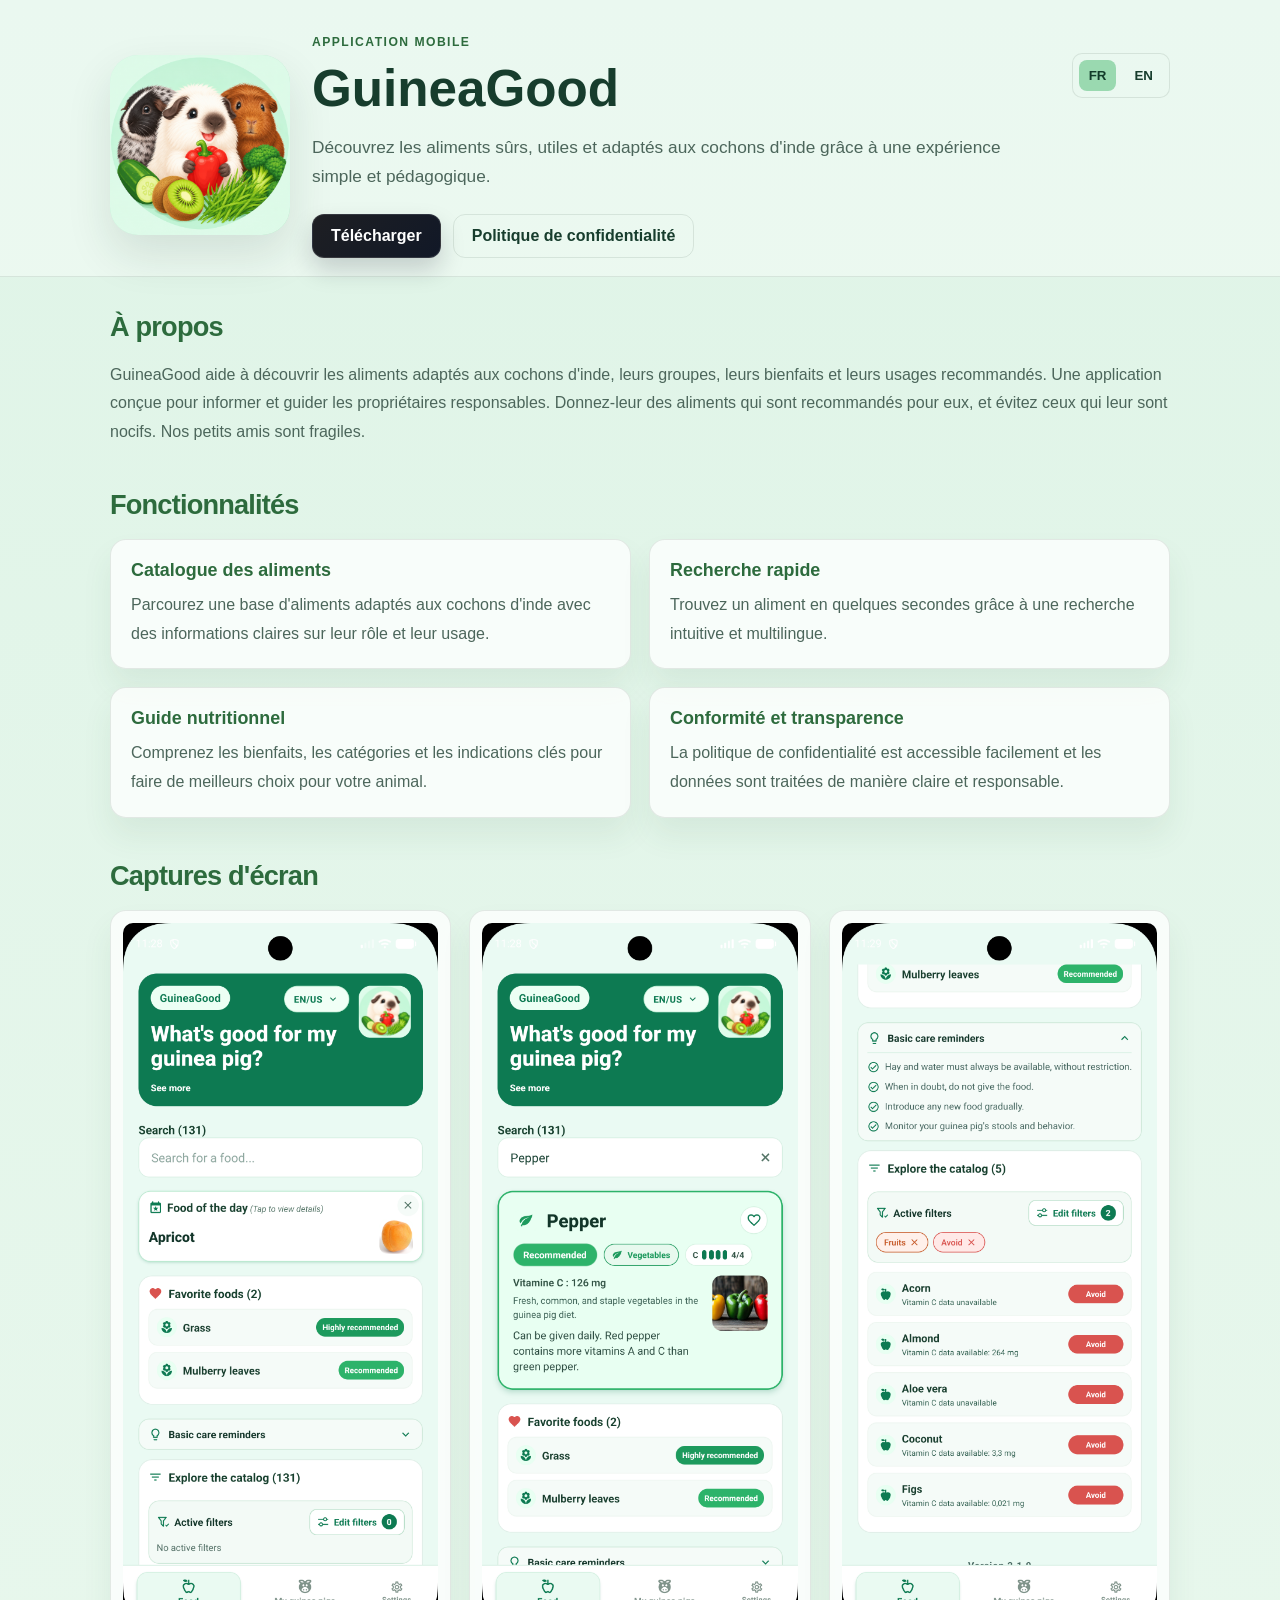
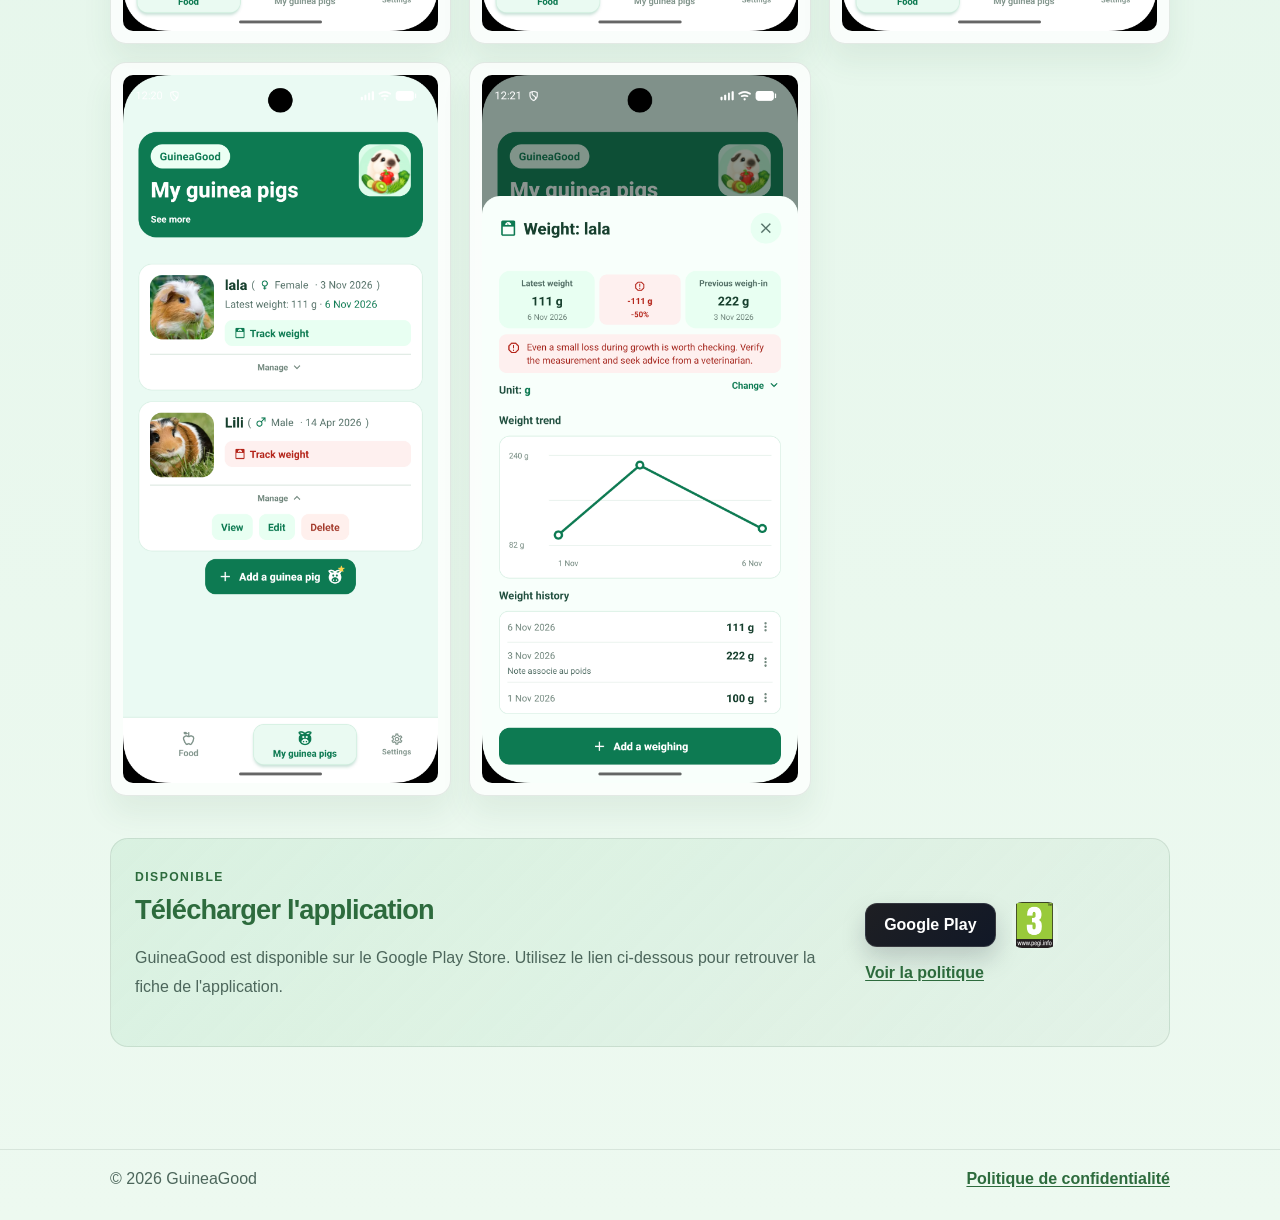
<file: index.html>
<!doctype html>
<html lang="fr">
  <head>
    <meta charset="utf-8" />
    <meta name="viewport" content="width=device-width,initial-scale=1" />
    <title data-i18n="meta_title">GuineaGood — Aliments pour cochons d'inde</title>
    <meta name="description" content="" data-i18n-meta="meta_description" />
    <link rel="stylesheet" href="./css/styles.css" />
  </head>
  <body>
    <header class="hero">
      <div class="hero-inner">
        <div class="brand-box">
          <img class="brand-logo" src="./assets/Accueil-big.png" alt="GuineaGood" />
        </div>
        <div class="hero-copy">
          <div class="top-row">
            <div>
              <p class="eyebrow" data-i18n="eyebrow">Application mobile</p>
              <h1 data-i18n="title">GuineaGood</h1>
            </div>
            <div class="lang-switch" aria-label="Sélecteur de langue">
              <button class="lang-btn active" data-lang="fr" type="button">FR</button>
              <button class="lang-btn" data-lang="en" type="button">EN</button>
            </div>
          </div>
          <p class="lead" data-i18n="lead">Découvrez les aliments sûrs, utiles et adaptés aux cochons d'inde grâce à une expérience simple et pédagogique.</p>
          <div class="actions">
            <a class="btn primary" href="#download" data-i18n="download_btn">Télécharger</a>
            <a class="btn secondary" href="./privacy.html" data-i18n="privacy_btn">Politique de confidentialité</a>
          </div>
        </div>
      </div>
    </header>

    <main class="container">
      <section id="about">
        <h2 data-i18n="about_title">À propos</h2>
        <p data-i18n="about_text">GuineaGood aide à découvrir les aliments adaptés aux cochons d'inde, leurs groupes, leurs bienfaits et leurs usages recommandés. Une application conçue pour informer et guider les propriétaires responsables.</p>
      </section>

      <section id="features">
        <h2 data-i18n="features_title">Fonctionnalités</h2>
        <div class="feature-grid">
          <article class="feature-card">
            <h3 data-i18n="feature_1_title">Catalogue des aliments</h3>
            <p data-i18n="feature_1_text">Parcourez une base d'aliments adaptés aux cochons d'inde avec des informations claires sur leur rôle et leur usage.</p>
          </article>
          <article class="feature-card">
            <h3 data-i18n="feature_2_title">Recherche rapide</h3>
            <p data-i18n="feature_2_text">Trouvez un aliment en quelques secondes grâce à une recherche intuitive et multilingue.</p>
          </article>
          <article class="feature-card">
            <h3 data-i18n="feature_3_title">Guide nutritionnel</h3>
            <p data-i18n="feature_3_text">Comprenez les bienfaits, les catégories et les indications clés pour faire de meilleurs choix pour votre animal.</p>
          </article>
          <article class="feature-card">
            <h3 data-i18n="feature_4_title">Conformité et transparence</h3>
            <p data-i18n="feature_4_text">La politique de confidentialité est accessible facilement et les données sont traitées de manière claire.</p>
          </article>
        </div>
      </section>

      <section id="screenshots">
        <h2 data-i18n="screenshots_title">Captures d'écran</h2>
        <div class="screenshots-grid">
          <figure class="screenshot-card">
            <img src="./assets/GuineaGood_Screenshot_1.png" alt="Capture d'écran de l'application GuineaGood : écran principal" data-i18n-alt="screenshot_1_alt" />
            <figcaption class="screenshot-tooltip" data-i18n="screenshot_1_alt" aria-hidden="true">Capture d’écran de GuineaGood : écran principal de recherche et aliments favoris.</figcaption>
          </figure>
          <figure class="screenshot-card">
            <img src="./assets/GuineaGood_Screenshot_2.png" alt="Capture d'écran de l'application GuineaGood : écran de recherche" data-i18n-alt="screenshot_2_alt" />
            <figcaption class="screenshot-tooltip" data-i18n="screenshot_2_alt" aria-hidden="true">Capture d’écran de GuineaGood : résultat de recherche pour un aliment.</figcaption>
          </figure>
          <figure class="screenshot-card">
            <img src="./assets/GuineaGood_Screenshot_3.png" alt="Capture d'écran de l'application GuineaGood : écran de résultat" data-i18n-alt="screenshot_3_alt" />
            <figcaption class="screenshot-tooltip" data-i18n="screenshot_3_alt" aria-hidden="true">Capture d’écran de GuineaGood : catalogue et filtres alimentaires.</figcaption>
          </figure>
          <figure class="screenshot-card">
            <img src="./assets/GuineaGood_Screenshot_4.png" alt="Capture d'écran de l'application GuineaGood : liste des cochons" data-i18n-alt="screenshot_4_alt" />
            <figcaption class="screenshot-tooltip" data-i18n="screenshot_4_alt" aria-hidden="true">Capture d’écran de GuineaGood : liste des cochons d’Inde et suivi du poids.</figcaption>
          </figure>
          <figure class="screenshot-card">
            <img src="./assets/GuineaGood_Screenshot_5.png" alt="Capture d'écran de l'application GuineaGood : suivi du poids d'un cochon" data-i18n-alt="screenshot_5_alt" />
            <figcaption class="screenshot-tooltip" data-i18n="screenshot_5_alt" aria-hidden="true">Capture d’écran de GuineaGood : historique et courbe de suivi du poids.</figcaption>
          </figure>
        </div>
      </section>

      <section id="download" class="download-block">
        <div>
          <p class="section-kicker" data-i18n="download_kicker">Disponible</p>
          <h2 data-i18n="download_title">Télécharger l'application</h2>
          <p data-i18n="download_text">GuineaGood est disponible sur le Google Play Store. Utilisez le lien ci-dessous pour retrouver la fiche de l'application.</p>
        </div>
        <div class="download-actions">
          <a class="btn primary" href="https://play.google.com/store/apps/details?id=com.guineagood.app" target="_blank" rel="noopener" data-i18n="download_cta">Google Play</a>
          <img class="pegi-icon" src="./assets/age-3-black_0.jpg" alt="PEGI 3" title="PEGI 3" />
          <a class="link-inline" href="./privacy.html" data-i18n="privacy_link">Voir la politique</a>
        </div>
      </section>
    </main>

    <footer class="footer">
      <div class="container footer-inner">
        <span>© <span id="year"></span> GuineaGood</span>
        <a href="./privacy.html" data-i18n="footer_privacy">Politique de confidentialité</a>
      </div>
    </footer>

    <script>
      const translations = {
        fr: {
          meta_title: 'GuineaGood — Aliments pour cochons d\'inde',
          meta_description: 'GuineaGood aide à choisir les aliments adaptés aux cochons d\'inde avec des informations claires et utiles.',
          eyebrow: 'Application mobile',
          title: 'GuineaGood',
          lead: 'Découvrez les aliments sûrs, utiles et adaptés aux cochons d\'inde grâce à une expérience simple et pédagogique.',
          download_btn: 'Télécharger',
          privacy_btn: 'Politique de confidentialité',
          about_title: 'À propos',
          about_text: 'GuineaGood aide à découvrir les aliments adaptés aux cochons d\'inde, leurs groupes, leurs bienfaits et leurs usages recommandés. Une application conçue pour informer et guider les propriétaires responsables. Donnez-leur des aliments qui sont recommandés pour eux, et évitez ceux qui leur sont nocifs. Nos petits amis sont fragiles.',
          features_title: 'Fonctionnalités',
          screenshots_title: 'Captures d\'écran',
          screenshot_1_alt: 'Capture d’écran de GuineaGood : écran principal de recherche et aliments favoris.',
          screenshot_2_alt: 'Capture d’écran de GuineaGood : résultat de recherche pour un aliment.',
          screenshot_3_alt: 'Capture d’écran de GuineaGood : catalogue et filtres alimentaires.',
          screenshot_4_alt: 'Capture d’écran de GuineaGood : liste des cochons d’Inde et suivi du poids.',
          screenshot_5_alt: 'Capture d’écran de GuineaGood : historique et courbe de suivi du poids.',
          feature_1_title: 'Catalogue des aliments',
          feature_1_text: 'Parcourez une base d\'aliments adaptés aux cochons d\'inde avec des informations claires sur leur rôle et leur usage.',
          feature_2_title: 'Recherche rapide',
          feature_2_text: 'Trouvez un aliment en quelques secondes grâce à une recherche intuitive et multilingue.',
          feature_3_title: 'Guide nutritionnel',
          feature_3_text: 'Comprenez les bienfaits, les catégories et les indications clés pour faire de meilleurs choix pour votre animal.',
          feature_4_title: 'Conformité et transparence',
          feature_4_text: 'La politique de confidentialité est accessible facilement et les données sont traitées de manière claire et responsable.',
          download_kicker: 'Disponible',
          download_title: 'Télécharger l\'application',
          download_text: 'GuineaGood est disponible sur le Google Play Store. Utilisez le lien ci-dessous pour retrouver la fiche de l\'application.',
          download_cta: 'Google Play',
          pegi_label: 'PEGI',
          privacy_link: 'Voir la politique',
          footer_privacy: 'Politique de confidentialité'
        },
        en: {
          meta_title: 'GuineaGood — Food for guinea pigs',
          meta_description: 'GuineaGood helps you choose suitable foods for guinea pigs with clear and helpful information.',
          eyebrow: 'Mobile app',
          title: 'GuineaGood',
          lead: 'Discover safe, useful foods for guinea pigs through a simple and educational experience.',
          download_btn: 'Download',
          privacy_btn: 'Privacy policy',
          about_title: 'About',
          about_text: 'GuineaGood helps users discover foods suitable for guinea pigs, their categories, benefits and recommended uses. An application designed to inform and guide responsible owners. Give them foods that are recommended for them, and avoid those that are harmful to them. Our little friends are fragile.',
          features_title: 'Features',
          screenshots_title: 'Screenshots',
          screenshot_1_alt: 'GuineaGood screenshot: main screen with food search and favorite foods.',
          screenshot_2_alt: 'GuineaGood screenshot: search result for a food item.',
          screenshot_3_alt: 'GuineaGood screenshot: food catalog and filters.',
          screenshot_4_alt: 'GuineaGood screenshot: guinea pig list and weight tracking.',
          screenshot_5_alt: 'GuineaGood screenshot: weight tracking history and chart.',
          feature_1_title: 'Food catalog',
          feature_1_text: 'Browse a catalog of guinea-pig-safe foods with clear information about their role and use.',
          feature_2_title: 'Fast search',
          feature_2_text: 'Find a food item in seconds thanks to an intuitive multilingual search.',
          feature_3_title: 'Nutrition guide',
          feature_3_text: 'Understand the benefits, categories and key indications to make better choices for your pet.',
          feature_4_title: 'Compliance and transparency',
          feature_4_text: 'The privacy policy is easy to access and personal data is handled in a clear, responsible way.',
          download_kicker: 'Available',
          download_title: 'Download the app',
          download_text: 'GuineaGood is available on the Google Play Store. Use the link below to open the app listing.',
          download_cta: 'Google Play',
          pegi_label: 'PEGI',
          privacy_link: 'See the policy',
          footer_privacy: 'Privacy policy'
        }
      };

      const defaultLang = 'fr';
      const langButtons = [...document.querySelectorAll('.lang-btn')];

      function applyTranslations(lang) {
        const dict = translations[lang] || translations[defaultLang];
        document.documentElement.lang = lang;
        document.querySelectorAll('[data-i18n]').forEach(el => {
          const key = el.getAttribute('data-i18n');
          if (dict[key]) {
            el.textContent = dict[key];
          }
        });
        document.querySelectorAll('[data-i18n-meta]').forEach(el => {
          const key = el.getAttribute('data-i18n-meta');
          if (dict[key]) {
            el.setAttribute('content', dict[key]);
          }
        });
        document.querySelectorAll('[data-i18n-alt]').forEach(el => {
          const key = el.getAttribute('data-i18n-alt');
          if (dict[key]) {
            el.setAttribute('alt', dict[key]);
          }
        });
        document.title = dict.meta_title;
        langButtons.forEach(button => {
          button.classList.toggle('active', button.dataset.lang === lang);
        });
        localStorage.setItem('site_lang', lang);
      }

      function chooseLang() {
        const saved = localStorage.getItem('site_lang');
        const userLang = saved === 'en' ? 'en' : 'fr';
        applyTranslations(userLang);
      }

      langButtons.forEach(button => {
        button.addEventListener('click', () => {
          applyTranslations(button.dataset.lang);
        });
      });

      document.getElementById('year').textContent = new Date().getFullYear();
      chooseLang();
    </script>
  </body>
</html>
</file>
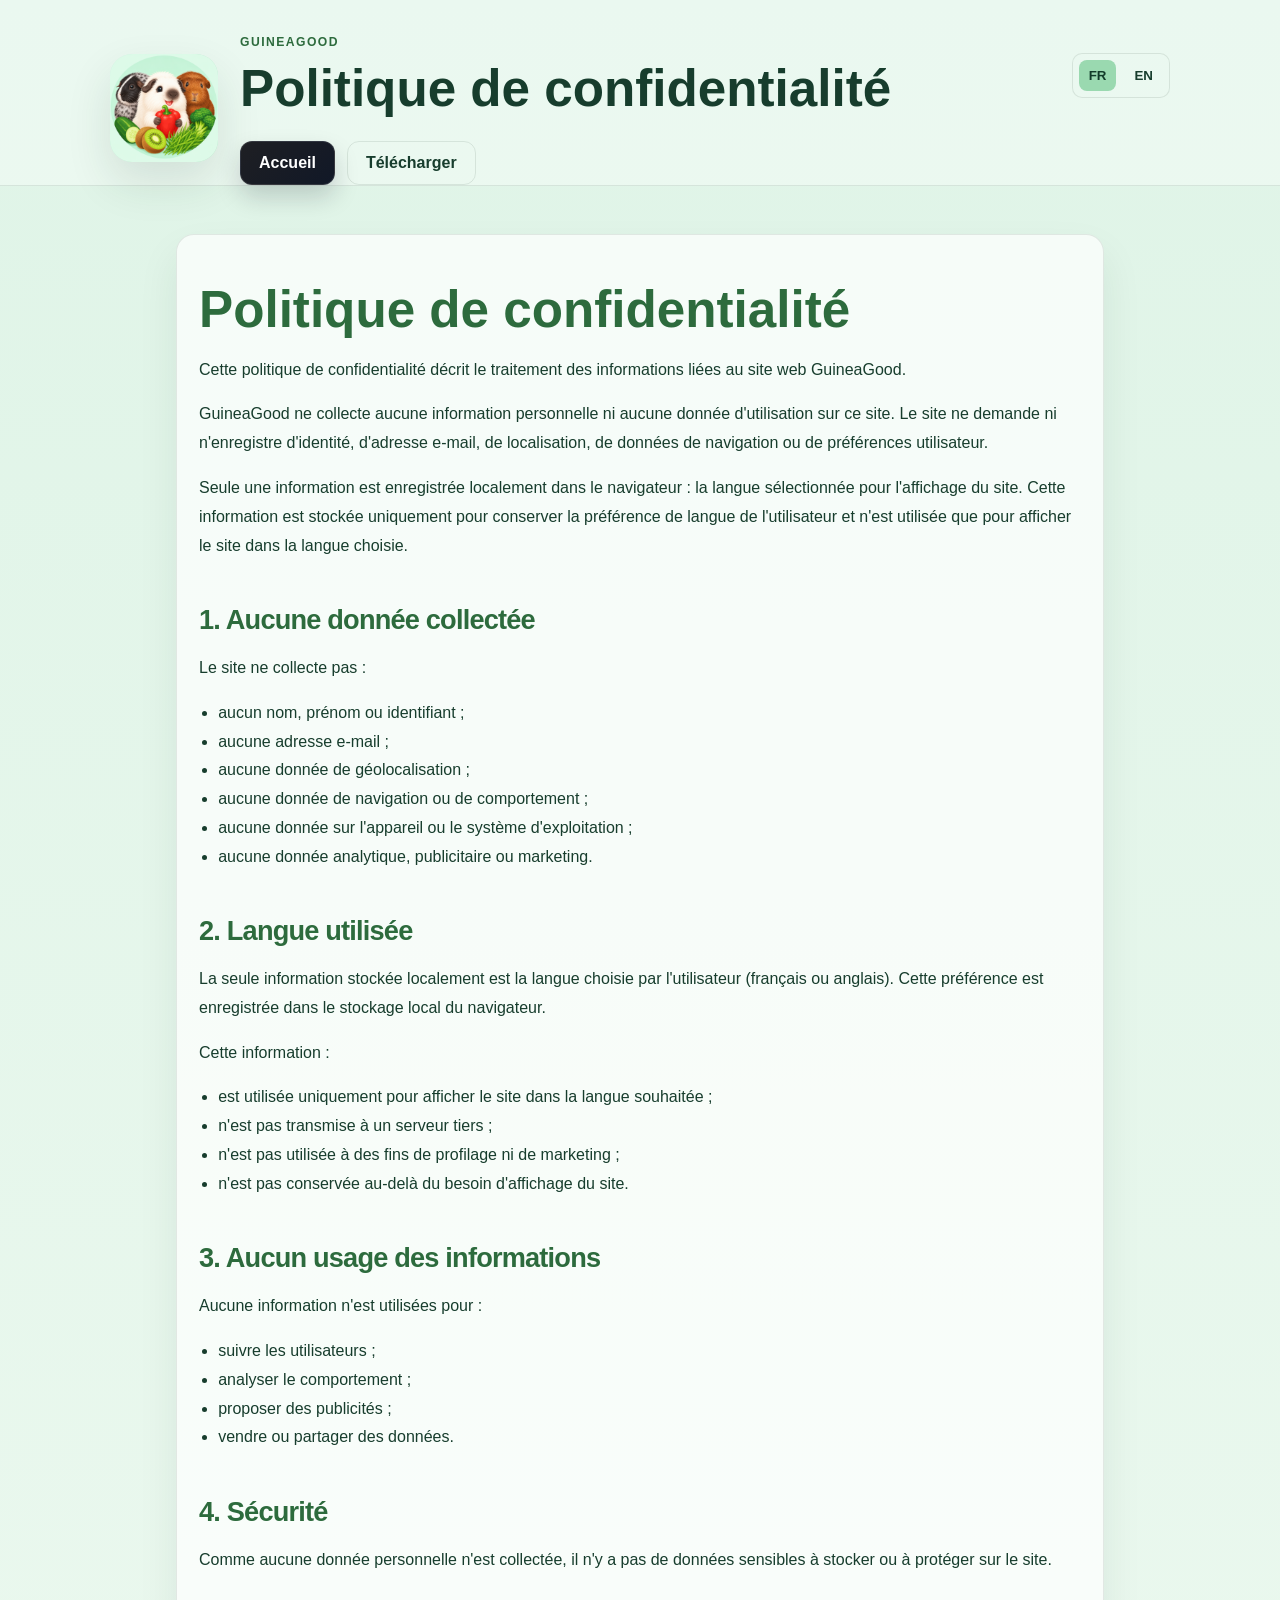
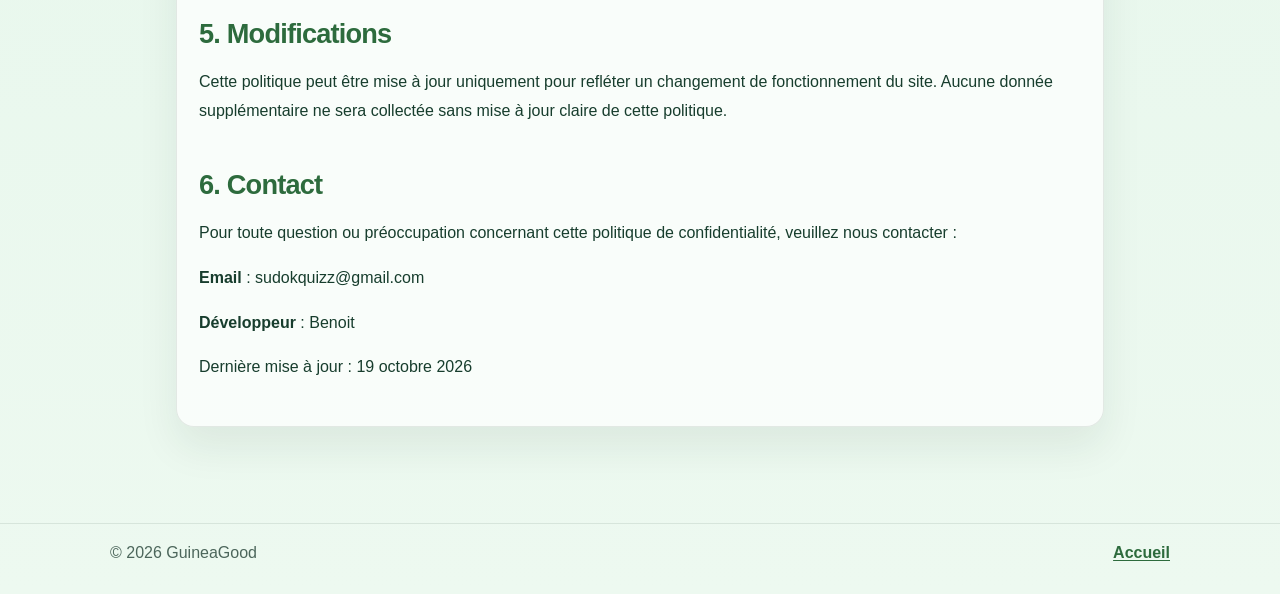
<file: privacy.html>
<!doctype html>
<html lang="fr">
  <head>
    <meta charset="utf-8" />
    <meta name="viewport" content="width=device-width,initial-scale=1" />
    <title>Politique de confidentialité — GuineaGood</title>
    <link rel="stylesheet" href="./css/styles.css" />
    <style>
      .privacy-shell {
        max-width: 960px;
        margin: 48px auto;
        padding: 0 16px 48px;
      }

      .policy-card {
        background: rgba(255, 255, 255, 0.7);
        border: 1px solid var(--line);
        border-radius: 18px;
        padding: 28px 22px;
        box-shadow: 0 20px 40px rgba(24, 56, 38, 0.08);
      }

      #policy-status {
        margin: 0 0 18px;
        color: var(--muted);
        font-weight: 600;
      }

      .md-content h1,
      .md-content h2,
      .md-content h3 {
        color: var(--accent);
        margin-top: 1.6em;
      }

      .md-content h1:first-child,
      .md-content h2:first-child,
      .md-content h3:first-child {
        margin-top: 0;
      }

      .md-content p,
      .md-content li {
        color: var(--text);
        line-height: 1.8;
      }

      .md-content a {
        color: var(--primary-strong);
      }

      .md-content code {
        background: rgba(45, 107, 61, 0.08);
        padding: 2px 6px;
        border-radius: 4px;
      }

      .md-content ul {
        padding-left: 1.2rem;
      }
    </style>
  </head>
  <body>
    <header class="hero compact">
      <div class="hero-inner">
        <div class="brand-box small">
          <img class="brand-logo" src="./assets/Accueil-big.png" alt="GuineaGood" />
        </div>
        <div class="hero-copy">
          <div class="top-row">
            <div>
              <p class="eyebrow">GuineaGood</p>
              <h1>Politique de confidentialité</h1>
            </div>
            <div class="lang-switch" aria-label="Sélecteur de langue">
              <button class="lang-btn active" data-lang="fr" type="button">FR</button>
              <button class="lang-btn" data-lang="en" type="button">EN</button>
            </div>
          </div>
          <div class="actions">
            <a class="btn primary" href="./index.html" data-i18n="home_btn">Accueil</a>
            <a class="btn secondary" href="https://play.google.com/store/apps/details?id=com.guineagood.app" target="_blank" rel="noopener" data-i18n="download_btn">Télécharger</a>
          </div>
        </div>
      </div>
    </header>

    <main class="privacy-shell">
      <div class="policy-card">
        <div id="policy-status">Chargement…</div>
        <article class="md-content" id="policy-content"></article>
      </div>
    </main>

    <footer class="footer">
      <div class="container footer-inner">
        <span>© <span id="year"></span> GuineaGood</span>
        <a href="./index.html">Accueil</a>
      </div>
    </footer>

    <script>
      const translations = {
        fr: {
          home_btn: 'Accueil',
          download_btn: 'Télécharger'
        },
        en: {
          home_btn: 'Home',
          download_btn: 'Download'
        }
      };

      function applyTranslations(lang) {
        const dict = translations[lang] || translations.fr;
        document.documentElement.lang = lang;
        document.querySelectorAll('[data-i18n]').forEach(el => {
          const key = el.getAttribute('data-i18n');
          if (dict[key]) {
            el.textContent = dict[key];
          }
        });
        localStorage.setItem('site_lang', lang);
        loadPolicy(lang);
      }

      const langButtons = [...document.querySelectorAll('.lang-btn')];
      langButtons.forEach(button => {
        button.addEventListener('click', () => {
          applyTranslations(button.dataset.lang);
        });
      });

      function escapeHtml(value) {
        return value
          .replace(/&/g, '&amp;')
          .replace(/</g, '&lt;')
          .replace(/>/g, '&gt;');
      }

      function markdownToHtml(markdown) {
        const lines = markdown.replace(/\r/g, '').split('\n');
        let html = '';
        let inList = false;
        let inCode = false;
        let codeLines = [];

        const closeList = () => {
          if (inList) {
            html += '</ul>';
            inList = false;
          }
        };

        const closeCode = () => {
          if (inCode) {
            html += '<pre><code>' + escapeHtml(codeLines.join('\n')) + '</code></pre>';
            inCode = false;
            codeLines = [];
          }
        };

        const inlineMd = (text) => {
          let output = escapeHtml(text);
          output = output.replace(/\[([^\]]+)\]\(([^)]+)\)/g, '<a href="$2" target="_blank" rel="noopener">$1</a>');
          output = output.replace(/\*\*([^*]+)\*\*/g, '<strong>$1</strong>');
          output = output.replace(/\*([^*]+)\*/g, '<em>$1</em>');
          return output;
        };

        for (const line of lines) {
          if (line.startsWith('```')) {
            if (inCode) {
              closeCode();
            } else {
              closeCode();
              inCode = true;
            }
            continue;
          }

          if (inCode) {
            codeLines.push(line);
            continue;
          }

          const headingMatch = line.match(/^(#{1,6})\s+(.*)$/);
          const listMatch = line.match(/^[-*+]\s+(.*)$/);

          if (headingMatch) {
            closeList();
            const level = headingMatch[1].length;
            html += `<h${level}>${inlineMd(headingMatch[2])}</h${level}>`;
            continue;
          }

          if (listMatch) {
            if (!inList) {
              inList = true;
              html += '<ul>';
            }
            html += `<li>${inlineMd(listMatch[1])}</li>`;
            continue;
          }

          if (line.trim() === '') {
            closeList();
            html += '<p></p>';
            continue;
          }

          html += `<p>${inlineMd(line)}</p>`;
        }

        closeList();
        closeCode();
        return html;
      }

      async function loadPolicy(lang) {
        const status = document.getElementById('policy-status');
        const container = document.getElementById('policy-content');
        const file = lang === 'en' ? './lang/privacy_en.md' : './lang/privacy_fr.md';

        status.textContent = 'Chargement…';
        try {
          const response = await fetch(file, { cache: 'no-cache' });
          if (!response.ok) throw new Error('File not found');
          const markdown = await response.text();
          container.innerHTML = markdownToHtml(markdown);
          status.textContent = '';
        } catch (error) {
          container.innerHTML = '<p>Impossible de charger la politique de confidentialité locale.</p>';
          status.textContent = 'Erreur de chargement';
        }
      }

      document.getElementById('year').textContent = new Date().getFullYear();
      const savedLang = localStorage.getItem('site_lang') === 'en' ? 'en' : 'fr';
      document.querySelector('.lang-btn[data-lang="' + savedLang + '"]').classList.add('active');
      langButtons.forEach(button => {
        button.classList.toggle('active', button.dataset.lang === savedLang);
      });
      loadPolicy(savedLang);
    </script>
  </body>
</html>
</file>
<file: css/styles.css>
:root {
  --bg: #e9f7ee;
  --panel: #f6fbf7;
  --panel-soft: rgba(255, 255, 255, 0.76);
  --primary: #9ad9b0;
  --primary-strong: #4fa46d;
  --accent: #2d6b3d;
  --text: #173d2d;
  --muted: #4c665b;
  --line: rgba(20, 51, 35, 0.1);
  --shadow: rgba(24, 56, 38, 0.12);
}

* { box-sizing: border-box; }

html {
  scroll-behavior: smooth;
}

body {
  margin: 0;
  font-family: Inter, "Segoe UI", sans-serif;
  background: linear-gradient(180deg, #dff4e7 0%, #edf9f0 100%);
  color: var(--text);
}

img { max-width: 100%; display: block; }

a { color: var(--primary); text-decoration: none; }
a:hover { text-decoration: underline; }

.container {
  max-width: 1100px;
  margin: 0 auto;
  padding: 0 20px;
}

.hero {
  padding: 32px 0 18px;
  border-bottom: 1px solid var(--line);
  background: rgba(255, 255, 255, 0.35);
}

.hero.compact {
  padding-bottom: 0;
}

.hero-inner {
  max-width: 1100px;
  margin: 0 auto;
  padding: 0 20px;
  display: flex;
  align-items: center;
  gap: 22px;
}

.brand-box {
  width: 180px;
  height: 180px;
  border-radius: 28px;
  background: linear-gradient(135deg, #ccefe0, #9ad9b0);
  display: flex;
  align-items: center;
  justify-content: center;
  box-shadow: 0 20px 45px var(--shadow);
  overflow: hidden;
}

.brand-box.small {
  width: 108px;
  height: 108px;
  border-radius: 22px;
}

.brand-logo {
  width: 100%;
  height: 100%;
  object-fit: contain;
  display: block;
  background: rgba(255, 255, 255, 0.18);
}

.hero-copy {
  flex: 1;
}

.top-row {
  display: flex;
  align-items: center;
  justify-content: space-between;
  gap: 16px;
}

.eyebrow {
  margin: 0 0 6px;
  color: var(--accent);
  text-transform: uppercase;
  letter-spacing: 0.12em;
  font-size: 0.76rem;
  font-weight: 800;
}

h1 {
  margin: 0;
  font-size: clamp(2.2rem, 4vw, 3.5rem);
  line-height: 1.15;
}

.lead {
  margin: 14px 0 0;
  max-width: 700px;
  font-size: 1.08rem;
  color: var(--muted);
  line-height: 1.7;
}

.actions {
  display: flex;
  flex-wrap: wrap;
  gap: 12px;
  margin-top: 22px;
}

.btn {
  display: inline-flex;
  align-items: center;
  justify-content: center;
  padding: 12px 18px;
  border-radius: 12px;
  font-weight: 700;
  transition: transform 0.2s ease, opacity 0.2s ease;
}

.btn:hover {
  text-decoration: none;
  transform: translateY(-1px);
}

.btn.primary {
  background: linear-gradient(135deg, #1e1f23, #111827);
  color: #ffffff;
  border: 1px solid rgba(255, 255, 255, 0.12);
  box-shadow: 0 12px 24px rgba(17, 24, 39, 0.18);
}

.btn.secondary {
  background: transparent;
  border: 1px solid var(--line);
  color: var(--text);
}

main.container {
  padding-top: 34px;
  padding-bottom: 60px;
}

section {
  margin-bottom: 42px;
}

h2 {
  margin: 0 0 18px;
  color: var(--accent);
  font-size: clamp(1.7rem, 2vw, 2.4rem);
  font-weight: 800;
  letter-spacing: -0.03em;
}

p {
  color: var(--muted);
  line-height: 1.8;
}

.feature-grid {
  display: grid;
  grid-template-columns: repeat(2, minmax(0, 1fr));
  gap: 18px;
}

.feature-card {
  background: var(--panel-soft);
  border: 1px solid var(--line);
  border-radius: 16px;
  padding: 20px;
  box-shadow: 0 18px 30px rgba(51, 96, 69, 0.08);
}

.feature-card h3 {
  margin: 0 0 10px;
  color: var(--accent);
  font-size: 1.12rem;
}

.feature-card p {
  margin: 0;
}

.screenshots-grid {
  display: grid;
  grid-template-columns: repeat(3, minmax(0, 1fr));
  gap: 18px;
}

.screenshot-card {
  position: relative;
  margin: 0;
  background: var(--panel-soft);
  border: 1px solid var(--line);
  border-radius: 16px;
  padding: 12px;
  box-shadow: 0 18px 30px rgba(51, 96, 69, 0.08);
  overflow: hidden;
}

.screenshot-card img {
  width: 100%;
  height: auto;
  object-fit: contain;
  border-radius: 10px;
  display: block;
  background: rgba(255, 255, 255, 0.18);
}

.screenshot-tooltip {
  position: absolute;
  right: 20px;
  bottom: 20px;
  left: 20px;
  padding: 12px 14px;
  border-radius: 10px;
  background: rgba(23, 61, 45, 0.94);
  color: #fff;
  font-size: 0.95rem;
  line-height: 1.5;
  text-align: center;
  opacity: 0;
  visibility: hidden;
  transform: translateY(4px);
  transition: opacity 0.18s ease, transform 0.18s ease, visibility 0.18s ease;
  pointer-events: none;
}

.screenshot-card img:hover + .screenshot-tooltip,
.screenshot-card img:focus + .screenshot-tooltip {
  opacity: 1;
  visibility: visible;
  transform: translateY(0);
}

.download-block {
  display: flex;
  align-items: center;
  justify-content: space-between;
  gap: 18px;
  padding: 28px 24px;
  background: linear-gradient(135deg, rgba(154, 217, 176, 0.22), rgba(80, 146, 98, 0.06));
  border: 1px solid var(--line);
  border-radius: 18px;
}

.section-kicker {
  margin: 0 0 6px;
  color: var(--accent);
  text-transform: uppercase;
  letter-spacing: 0.12em;
  font-size: 0.76rem;
  font-weight: 800;
}

.download-actions {
  display: flex;
  align-items: center;
  gap: 16px;
  flex-wrap: wrap;
}

.pegi-icon {
  width: 46px;
  height: 46px;
  object-fit: contain;
  display: block;
  border-radius: 10px;
  background: rgba(255, 255, 255, 0.2);
}

.link-inline {
  color: var(--accent);
  font-weight: 700;
  text-decoration: underline;
  text-underline-offset: 0.15em;
}

.footer {
  border-top: 1px solid var(--line);
  padding: 20px 0 32px;
}

.footer-inner {
  display: flex;
  justify-content: space-between;
  align-items: center;
  gap: 12px;
  flex-wrap: wrap;
  color: var(--muted);
}

.footer a {
  color: var(--accent);
  font-weight: 700;
  text-decoration: underline;
  text-underline-offset: 0.15em;
}

.lang-switch {
  display: inline-flex;
  gap: 8px;
  padding: 6px;
  border: 1px solid var(--line);
  border-radius: 10px;
  background: rgba(255,255,255,0.02);
}

.lang-btn {
  border: none;
  background: transparent;
  color: var(--text);
  border-radius: 8px;
  padding: 8px 10px;
  cursor: pointer;
  font-weight: 700;
}

.lang-btn.active {
  background: var(--primary);
  color: #123c2a;
}

@media (max-width: 760px) {
  .hero-inner {
    flex-direction: column;
    align-items: flex-start;
  }

  .top-row {
    flex-direction: column;
    align-items: flex-start;
  }

  .feature-grid {
    grid-template-columns: 1fr;
  }

  .screenshots-grid {
    grid-template-columns: 1fr;
  }

  .download-block {
    flex-direction: column;
    align-items: flex-start;
  }
}
</file>
